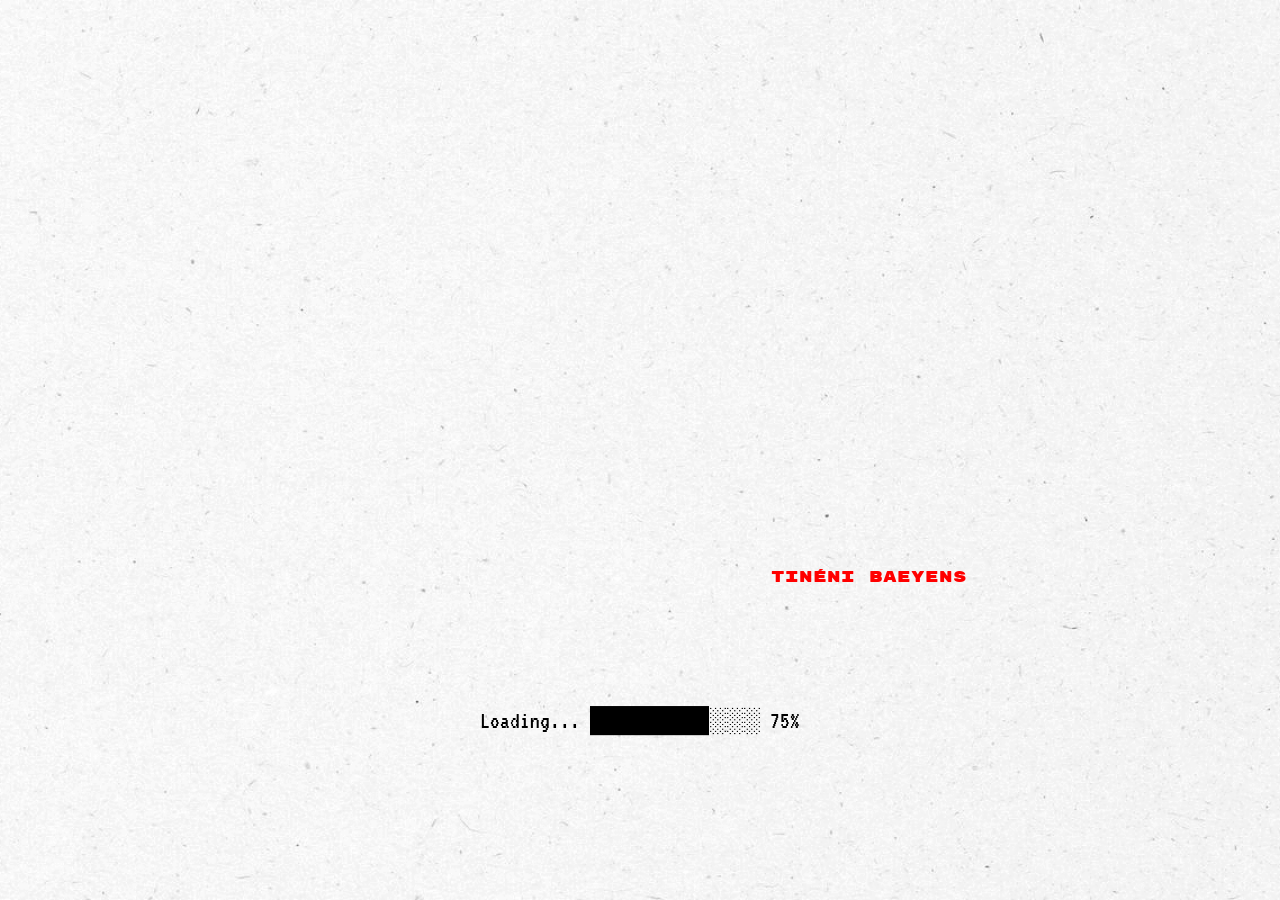
<file: index.html>
<!DOCTYPE html>
<html lang="en">
<head>
    <meta charset="UTF-8">
    <meta name="viewport" content="width=device-width, initial-scale=1.0">
    <link href="style.css" rel="stylesheet">
    <script src="script.js" defer></script>
    <title>Portfolio</title>
</head>
<body>
    <div id="dvdText" style="position: fixed; font-size : 1rem;  color:black;">Tinéni BAEYENS</div>
    <div id="loadingText" style="position: fixed; top: 80%; left: 50%; transform: translate(-50%, -50%); font-size: 1.5rem; color: black;">Loading... ███████░░░ 75%</div>
</body>
</html>
</file>
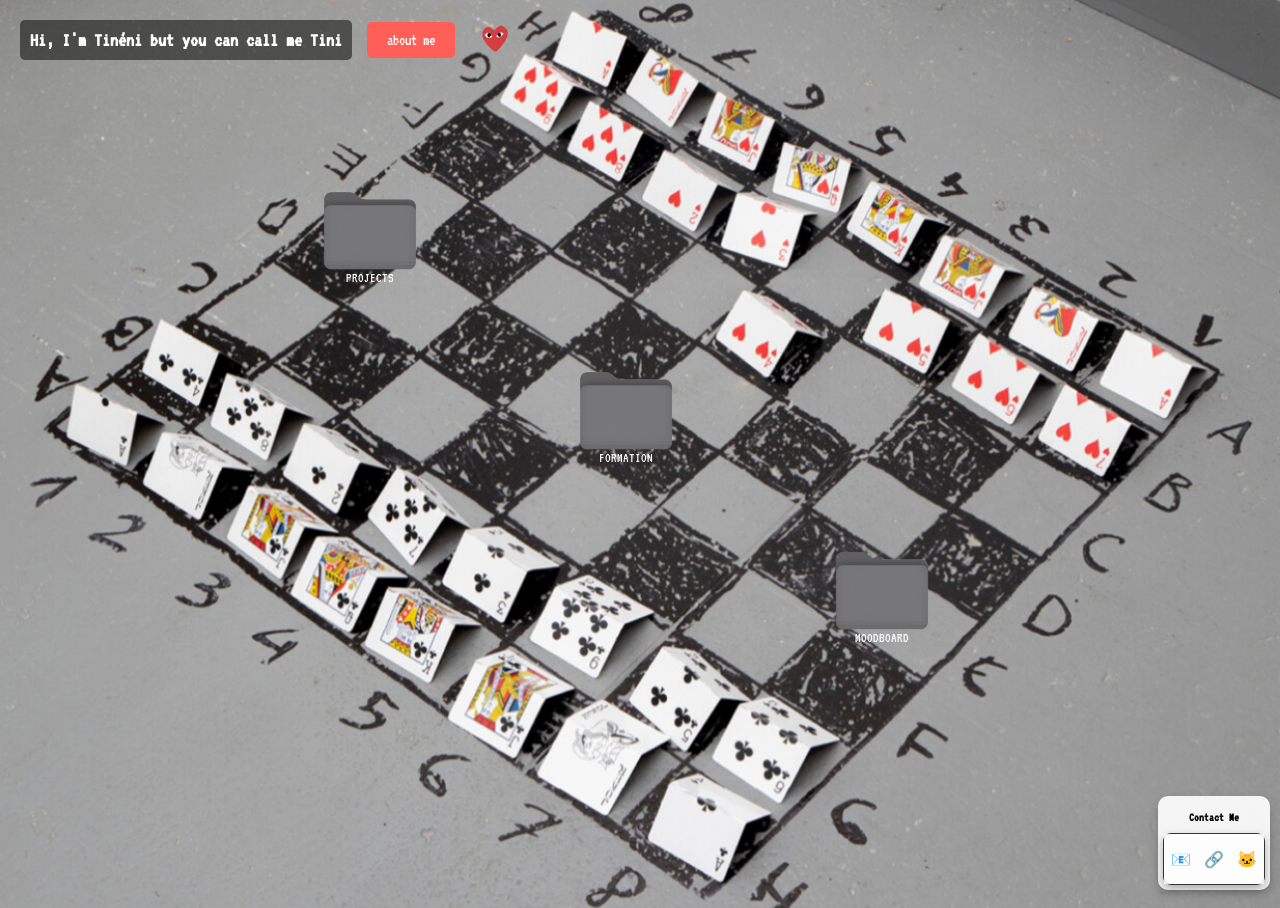
<file: mainpage/main.html>
<!DOCTYPE html>
<html lang="en">
<head>
    <meta charset="UTF-8">
    <meta name="viewport" content="width=device-width, initial-scale=1.0">
    <link href="main.css" rel="stylesheet">
    <script src="main.js" defer></script>
    <title>Main Page</title>
</head>
<body>

    <!-- Conteneur pour le texte d'introduction, le bouton et le cœur -->
    <div class="intro-container">
        <div class="intro-message">Hi, I'm Tinéni but you can call me Tini</div>
        <button id="more-info-btn" class="more-info-button">about me</button>
        <div class="heart-container">
            <img src="../images/cdg1.png" alt="Heart Image" class="heart-image">
        </div>
    </div>

    <!-- Icônes du bureau -->
    <div class="icon-container">
        <div class="icon-wrapper dossier1">
            <img src="../images/desktopfolder.png" alt="Dossier 1" class="icon" onclick="goToPage('../project/project.html')">
            <p>PROJECTS</p>
        </div>
        <div class="icon-wrapper dossier2">
            <img src="../images/desktopfolder.png" alt="Dossier 2" class="icon" id="education-folder">
            <p>FORMATION</p>
        </div>
        <div class="icon-wrapper dossier3">
            <img src="../images/desktopfolder.png" alt="Dossier 3" class="icon" onclick="goToPage('../moodboard/mood.html')">
            <p>MOODBOARD</p>
        </div>
    </div>

    <!-- Fenêtre Finder pour l'éducation -->
    <div class="finder" id="education-finder">
        <div class="finder-header">
            <div class="finder-buttons">
                <button class="close-btn mac-btn" id="close-education-finder"></button> 
                <button class="minimize-btn mac-btn"></button>
                <button class="fullscreen-btn mac-btn"></button>
            </div>
            <p class="finder-title">Education</p>
        </div>
        <div class="finder-body">
            <div class="sidebar">
                <ul>
                    <li>Favoris</li>
                    <li><a href="../files/CVTineniBaeyens.pdf" target="_blank" download="CVTineni.pdf">Documents</a></li>
                </ul>
            </div>
            <div class="content">
                <div class ="gif-container">
                    <img class="gif-image" img src="../images/souris.gif" alt="GIF cursor" width="100" height="100">
                </div>
                <div class="line line-gray">
                    <p data-tooltip="Maîtrise des fondamentaux de la programmation en 9 mois de cours intensif 
                    avec plusieurs projets de groupe réalisés (8). Plusieurs langages et frameworks sont vus au cours de l'année.">2024 : RNCP VI - Concepteur/Développeur d'Applications - Ada Tech School</p>
                </div>
                <div class="line line-white">
                    <p data-tooltip="Licence pluridisciplinaire où j'ai pu concevoir et appréhender les enjeux de la Communication
                    dans un contexte théorique et pratique. Erasmus de 6 mois réalisé à la Vrije Universiteeit Brussels où j'ai pu suivre également
                    des cours sur les users and innovation in digital media ou encore Digital Business Models, ainsi que des cours de ressources humaines. J'ai également réalisé un échange 
                    universitaire à l'Université de Montréal, où j'ai pu démarrer ma formation informatique, en suivant des cours en JAVA, C et de
                    création de sites web. - Mention Bien. ">2023 : Licence Information - Communication - Université Côte d'Azur</p>
                </div>
                <div class="line line-gray">
                    <p data-tooltip="Description: Baccalauréat Littéraire, section européenne (anglais)">2018 : Baccalauréat Littéraire - Lycée Bristol, Cannes</p>
                </div>
            </div>            
        </div>
    </div>

    <!-- Card Section -->
    <div class="card-container" id="card-container" style="display: none;">
        <div class="card" id="card-four">
            <button id="close-card-btn" class="close-card-button">X</button>
            <img src="../images/backcard.png" alt="Back of Card" class="card-image" id="back-card">
            <img src="../images/frontcard.png" alt="Front of Card" class="card-image front" id="front-card" style="display: none;">
        </div>
    </div>

    <!-- Section contact chessboard -->
    <div class="chess-contact">
        <h2>Contact Me</h2>
        <div class="chessboard">
            <div class="piece" id="email" title="Email me">📧</div>
            <div class="piece" id="linkedin" title="Connect on LinkedIn">🔗</div>
            <div class="piece" id="github" title="View my GitHub">🐱</div>
        </div>
    </div>

    <!-- Tooltip Container -->
    <div class="tooltip" id="tooltip"></div>

</body>
</html>
</file>
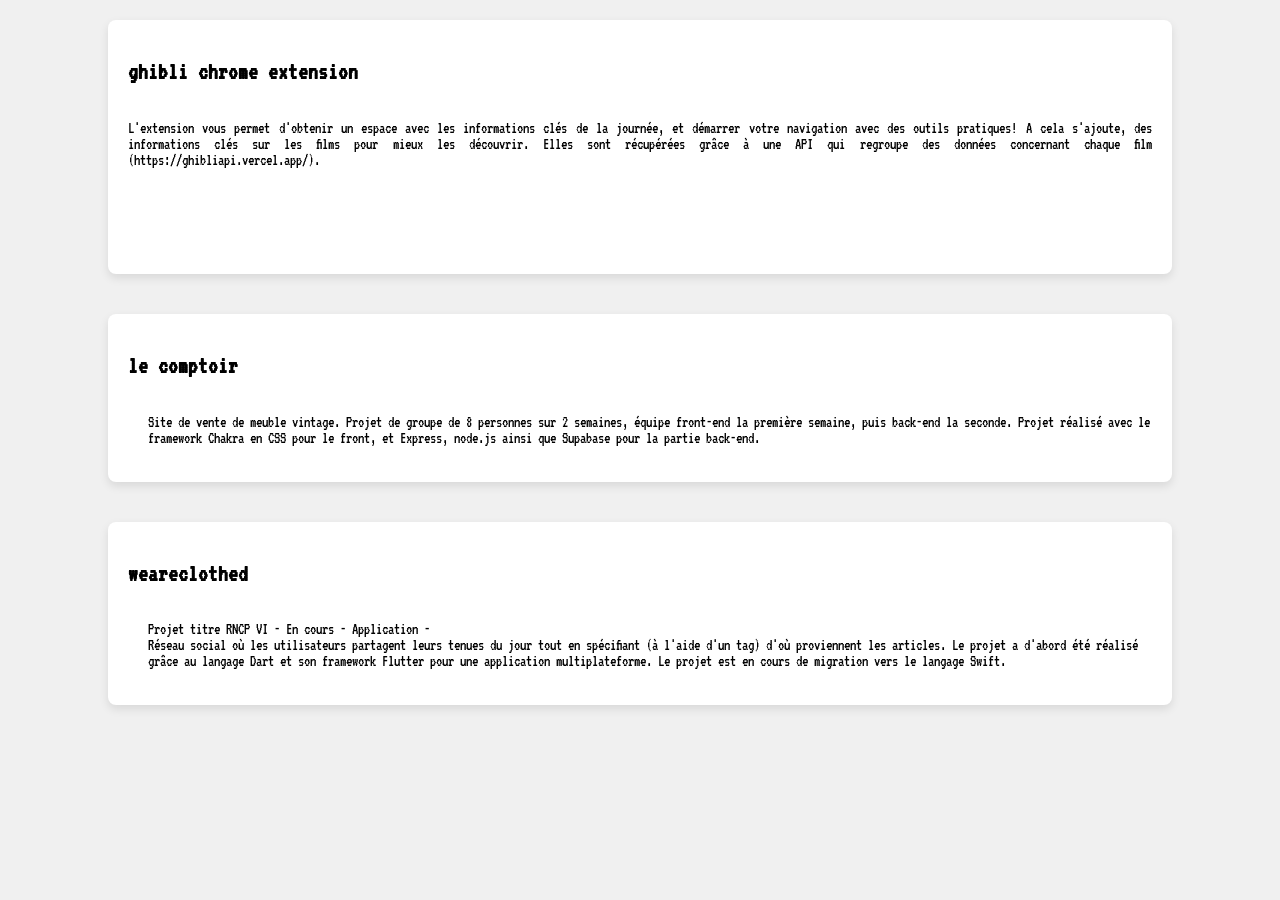
<file: project/project.html>
<!DOCTYPE html>
<html lang="en">
<head>
    <meta charset="UTF-8">
    <meta name="viewport" content="width=device-width, initial-scale=1.0">
    <title>Projects</title>
    <link href="project.css" rel="stylesheet"> <!-- Lien vers le fichier CSS -->
</head>
<body>

    <div class="projects-container" id="projects">
        <div class="project hidden" id="project1">
            <h2>ghibli chrome extension</h2>
            <p class="project-description1">   L'extension vous permet d'obtenir un espace avec les informations clés de la journée, et démarrer votre navigation avec des outils pratiques! A cela s'ajoute, des informations clés sur les films pour mieux les découvrir. 
                  Elles sont récupérées grâce à une API qui regroupe des données concernant chaque film (https://ghibliapi.vercel.app/).
            </p>
            <div class="gif-video-container">
                <div class="gif-container">
                    <iframe src="https://giphy.com/embed/KnnDTgqsfwZX9BZcF4" width="100" height="100" frameBorder="0" class="giphy-embed" allowFullScreen></iframe>
                </div>
                <div class="video-container" id="videoContainer" data-video="../video/ghiblivideo.mov">
                    <video id="projectVideo"  controls muted></video>
                </div>
            </div>
        </div>
        
        <div class="project hidden" id="project2">
            <h2>le comptoir</h2>
            <p class="project-description"> Site de vente de meuble vintage. 
                Projet de groupe de 8 personnes sur 2 semaines, équipe front-end la première semaine,
                puis back-end la seconde. Projet réalisé avec le framework Chakra en CSS pour le front, et Express, node.js ainsi que 
                Supabase pour la partie back-end.
            </p>
        </div>

        <div class="project hidden" id="project3">
            <h2>weareclothed</h2>
            <p class="project-description"> Projet titre RNCP VI - En cours - Application - <br> Réseau social 
            où les utilisateurs partagent leurs tenues du jour tout en spécifiant (à l'aide d'un tag) d'où proviennent les articles.
            Le projet a d'abord été réalisé grâce au langage Dart et son framework Flutter pour une application multiplateforme. 
            Le projet est en cours de migration vers le langage Swift. </p>
        </div>
    </div>

    <script src="project.js" defer></script> <!-- Lien vers le fichier JavaScript -->
</body>
</html>
</file>
<file: style.css>
@import url('https://fonts.googleapis.com/css2?family=Rubik+Mono+One&family=VT323&display=swap');

body {
    font-family: 'VT323';
    background: url('../images/backgroundtexture.gif') no-repeat center center fixed; 
    background-size: cover;
}

#dvdText {
    font-family: 'Rubik Mono One', sans-serif;
}

#loadingText {
    animation: flicker 0.5s infinite alternate;
}

@keyframes flicker {
    0% { opacity: 1; }
    100% { opacity: 0.7; }
}

/* Pour les petits écrans (moins de 600px de largeur) */
@media only screen and (max-width: 600px) {
    body {
        font-size: 8px;
    }

    #dvdText {
        font-size: 8px;
    }

    #loadingText {
        font-size: 8px;
    }
}

/* Pour les écrans moyens (entre 600px et 1024px) */
@media only screen and (min-width: 600px) and (max-width: 1024px) {
    body {
        font-size: 8px;
    }

    #dvdText {
        font-size: 8px;
    }

    #loadingText {
        font-size: 8px;
    }
}

/* Pour les grands écrans (plus de 1024px) */
@media only screen and (min-width: 1024px) {
    body {
        font-size: 12pxx;
    }

    #dvdText {
        font-size: 12px;
    }

    #loadingText {
        font-size: 12px;
    }
}
</file>
<file: mainpage/main.css>
/* Police personnalisée */
@import url('https://fonts.googleapis.com/css2?family=VT323&display=swap');

/* Style global */
html, body {
    font-family: VT323;
    height: 100%;
    background-image: url('../images/chessgame.png');
    background-repeat: no-repeat;
    background-size: cover;
    background-position: center;
    background-attachment: fixed;
}

/* Conteneur pour l'introduction */
.intro-container {
    display: flex;
    align-items: center;
    gap: 15px;
    position: fixed;
    top: 20px;
    left: 20px;
    z-index: 20;
}

.intro-message {
    color: white;
    font-size: 20px;
    font-weight: bold;
    background-color: rgba(0, 0, 0, 0.5);
    padding: 10px;
    border-radius: 5px;
}

/* Bouton about me */
.more-info-button {
    background-color: #ff5f57;
    color: white;
    border: none;
    border-radius: 5px;
    cursor: pointer;
    font-size: 16px;
    padding: 10px 20px;
    font-family: VT323;
    transition: background-color 0.3s;
}

.more-info-button:hover {
    background-color: #ff3b3b;
}

/* Image du cœur */
.heart-image {
    width: 50px;
    height: auto;
    animation: eyeMovement 4s infinite;
}

/* Animation du cœur */
@keyframes eyeMovement {
    0%, 100% {
        transform: translate(0, 0);
    }
    25% {
        transform: translate(5px, 0);
    }
    50% {
        transform: translate(-5px, 0);
    }
    75% {
        transform: translate(0, -5px);
    }
}

/* Icônes du bureau */
.icon-wrapper {
    position: absolute;
    text-align: center;
    color: white; 
    font-size: 16px;
}

.icon {
    width: 100px;
    cursor: pointer;
}

.icon-wrapper p {
    margin-top: -12px;
    font-size: 14px;
}

/* Positionnement des icônes */
.dossier1 {
    top: 20%;
    left: 25%;
}

.dossier2 {
    top: 40%;
    left: 45%;
}

.dossier3 {
    top: 60%;
    left: 65%;
}

/* Fenêtre Finder */
.finder {
    width: 600px;
    height: 200px;
    background-color: white;
    position: absolute;
    left: calc(50% - 300px);
    top: 100px;
    box-shadow: 0 4px 8px rgba(0, 0, 0, 0.2);
    border-radius: 8px;
    display: none;
}

.finder-header {
    display: flex;
    align-items: center;
    justify-content: space-between;
    background-color: #e0e0e0;
    padding: 5px;
    height: 35px;
}

.finder-buttons {
    display: flex;
    gap: 5px;
}

.mac-btn {
    width: 12px;
    height: 12px;
    border-radius: 50%;
    border: none;
    cursor: pointer;
}

.close-btn {
    background-color: #ff5f57;
}

.minimize-btn {
    background-color: #ffbd2e;
}

.fullscreen-btn {
    background-color: #28c840;
}

.finder-title {
    font-weight: bold;
    font-size: 14px;
    position: absolute;
    left: 50%;
    transform: translateX(-50%);
}

/* GIF image size */
.gif-image {
    width: 25px;  /* Adjust the width */
    height: 25px; /* Adjust the height */
    object-fit: contain; /* Ensures the image scales properly */
    position : absolute; 
    top : 20; 
    right : 0;
    z-index : 10; 
}

/* Corps de la fenêtre Finder */
.finder-body {
    display: flex;
    height: calc(100% - 35px);
    overflow-y: auto;
}

.sidebar {
    width: 100px;
    background-color: #f4f4f4;
    padding: 10px;
    border-right: 1px solid #dcdcdc;
    font-size: 12px;
}

.sidebar ul {
    list-style-type: none;
    padding: 0;
}

.sidebar li {
    padding: 8px 0;
    font-weight: bold;
    font-size: 14px;
    color: #333;
}

/* Contenu principal Finder */
.content {
    flex: 1;
    padding: 10px;
    background-color: white;
}

.line {
    height: 30px;
    width: 100%;
}

.line-gray {
    background-color: #f9f9f9;
}

.line-white {
    background-color: #ffffff;
}

.content p {
    font-size: 12px;
    padding: 5px;
    margin: 0;
    line-height: 1.5;
}

/* Chessboard contact */
.chess-contact {
    position: fixed;
    bottom: 10px;
    right: 10px;
    text-align: center;
    z-index: 100;
    background-color: rgba(255, 255, 255, 0.9);
    border-radius: 10px;
    padding: 5px;
    box-shadow: 0 4px 10px rgba(0, 0, 0, 0.2);
    font-size : 8px;
}

.chessboard {
    display: grid;
    grid-template-columns: repeat(3, 1fr);
    width: 100px;
    height: 50px;
    border: 1px solid #333;
    border-radius: 8px;
    box-shadow: 0 4px 10px rgba(0, 0, 0, 0.3);
}

.piece {
    display: flex;
    align-items: center;
    justify-content: center;
    font-size: 1rem;
    cursor: pointer;
    background-color: rgba(255, 255, 255, 0.8);
    transition: transform 0.2s, background-color 0.2s;
    padding: 4px;
}

.piece:hover {
    transform: scale(1.1);
    background-color: rgba(255, 255, 255, 0.5);
}

/* Carte pour la section interactive */
.card-container {
    position: absolute;
    top: 50%;
    left: 50%;
    transform: translate(-50%, -50%);
    z-index: 100;
    display: none;
}

.card {
    position: relative;
    width: 400px;
    height: 440px;
    perspective: 1000px;
}

.card-image {
    position: absolute;
    width: 100%;
    height: auto;
    backface-visibility: hidden;
    transition: transform 0.6s;
    border-radius: 10px;
    box-shadow: 0 2px 10px rgba(0, 0, 0, 0.5);
}

#front-card {
    display: none;
    transform: rotateY(180deg);
}

.close-card-button {
    position: absolute;
    top: 10px;
    right: 10px;
    padding: 5px 10px;
    background-color: #ff5f57;
    color: white;
    border: none;
    border-radius: 5px;
    cursor: pointer;
    font-size: 14px;
    z-index: 110;
}

.close-card-button:hover {
    background-color: #ff3b3b;
}

/* Tooltip */
.tooltip {
    display: none;
    position: absolute;
    background-color: rgba(0, 0, 0, 0.7);
    color: white;
    padding: 5px;
    border-radius: 5px;
    font-size: 12px;
    z-index: 10;
    transition: opacity 0.3s;
    font-family: 'Courier New', Courier, monospace;
    box-shadow: 0 0 10px rgba(255, 255, 255, 0.5);
}

/* Responsivité pour les petits écrans */
@media (max-width: 768px) {
    .finder {
        width: 100%;
        height: 20vh;
        top: 20%;
        left: 0;
        position: fixed;
    }

    .content {
        font-size: 4px;
    }

    .sidebar {
        width: 50px;
    }

    .sidebar li {
        font-size: 10px;
    }

    .chessboard {
        width: 100%;
        height: auto;
    }

    .mac-btn {
        width: 12px; 
        height: 12px; 
        border-radius: 50%;  
        flex-shrink: 0; 
    }

    .finder-buttons {
        gap: 5px; 
    }
}
</file>
<file: project/project.css>
@import url('https://fonts.googleapis.com/css2?family=Rubik+Mono+One&family=VT323&display=swap');

body {
    font-family: VT323; 
    background-color: #f0f0f0; 
    display: flex; /* Flexbox pour l'alignement */
    height: 100vh; /* Prendre toute la hauteur de la fenêtre */
    margin: 0; /* Enlever les marges par défaut */
    overflow-y: auto; /* Permet le défilement vertical */
}

.projects-container {
    display: flex; /* Flexbox pour les projets */
    flex-direction: column; /* Alignement vertical */
    align-items: center; 
    visibility: hidden; 
    position: relative; 
    flex: 1; /* Prendre de l'espace restant */
}

.project {
    opacity: 0; /* Invisible par défaut */
    transform: translateY(50px); /* Les projets commencent légèrement en bas */
    transition: opacity 0.5s ease-out, transform 0.5s ease-out; /* Animation fluide */
    width: 80%; /* Largeur des projets */
    height: auto; /* Hauteur automatique pour le projet */
    background-color: white; /* Couleur de fond pour chaque projet */
    border-radius: 8px; /* Coins arrondis */
    padding: 20px; /* Espace à l'intérieur des projets */
    box-shadow: 0 4px 10px rgba(0, 0, 0, 0.1); /* Ombre légère */
    margin: 20px 0; /* Espace entre les projets */
    display: flex; /* Utiliser flexbox pour aligner les colonnes */
    flex-direction: column; /* Aligner verticalement pour éviter le chevauchement */
}

.project.visible {
    opacity: 1; /* Rendre visible */
    transform: translateY(0); /* Remonte à sa position */
}

#project1 {
    cursor: url('../images/cursorghibli.png'), auto; /* Remplace le chemin par celui de ton image de curseur */
}

/* Styles pour le titre */
h2 {
    flex: 1; /* Prendre de l'espace flexible */
    min-width: 200px; /* Largeur minimum pour éviter les retours à la ligne */
    white-space: nowrap; /* Empêcher le texte de passer à la ligne */
}

/* Styles pour la description */
.project-description1 {
    flex: 2; /* Prendre deux fois plus d'espace que le titre */
    position: relative; 
    text-align: justify; /* Justifier le texte */
}

.project-description {
    flex: 2; /* Prendre deux fois plus d'espace que le titre */
    padding-left: 20px; /* Espace entre le titre et la description */
}

/* Conteneur pour le GIF et la vidéo */
.gif-video-container {
    display: flex; /* Flex pour aligner le GIF et la vidéo */
    flex-direction: column; /* Disposition verticale pour le GIF et la vidéo */
    align-items: center; /* Centrer les éléments dans le conteneur */
    flex: 1; /* Prendre de l'espace flexible pour la colonne */
}

/* Styles pour le GIF */
.gif-container {
    width: 100%; /* Ajuste selon le design souhaité */
    display: flex; /* Utiliser flexbox pour le conteneur */
    justify-content: center; /* Centrer le GIF */
    margin-bottom: 10px; /* Espace entre le GIF et la vidéo */
}

.gif-container iframe {
    width: 80px; /* Largeur du GIF */
    height: 60px; /* Hauteur du GIF */
}

/* Styles pour la vidéo */
.video-container {
    display: none; /* Cacher par défaut */
}

video {
    width: 350px; /* Largeur de la vidéo */
    height: auto; /* Maintient les proportions de la vidéo */
    border-radius: 8px; /* Coins arrondis pour la vidéo */
}

/* Media Queries pour les écrans plus petits */
@media (max-width: 768px) {
    /* Ajustement de la largeur des projets */
    .project {
        width: 90%; /* Prendre 90% de la largeur sur mobile */
        height: auto; /* Hauteur automatique pour le projet */
    }

    /* Ajustement de la taille des images GIF */
    .gif-container iframe {
        width: 60px; /* Réduction de la taille du GIF */
        height: 45px; /* Réduction de la hauteur du GIF */
    }

    /* Ajustement de la largeur de la vidéo */
    video {
        width: 100%; /* Prendre toute la largeur disponible */
        height: auto; /* Maintient les proportions de la vidéo */
    }

    /* Ajustement de la police des titres */
    h2 {
        font-size: 16px; 
    }

    /* Ajustement de la police des descriptions */
    .project-description1, .project-description {
        font-size: 12px; /* Taille de police réduite pour les descriptions */
    }
}
</file>
